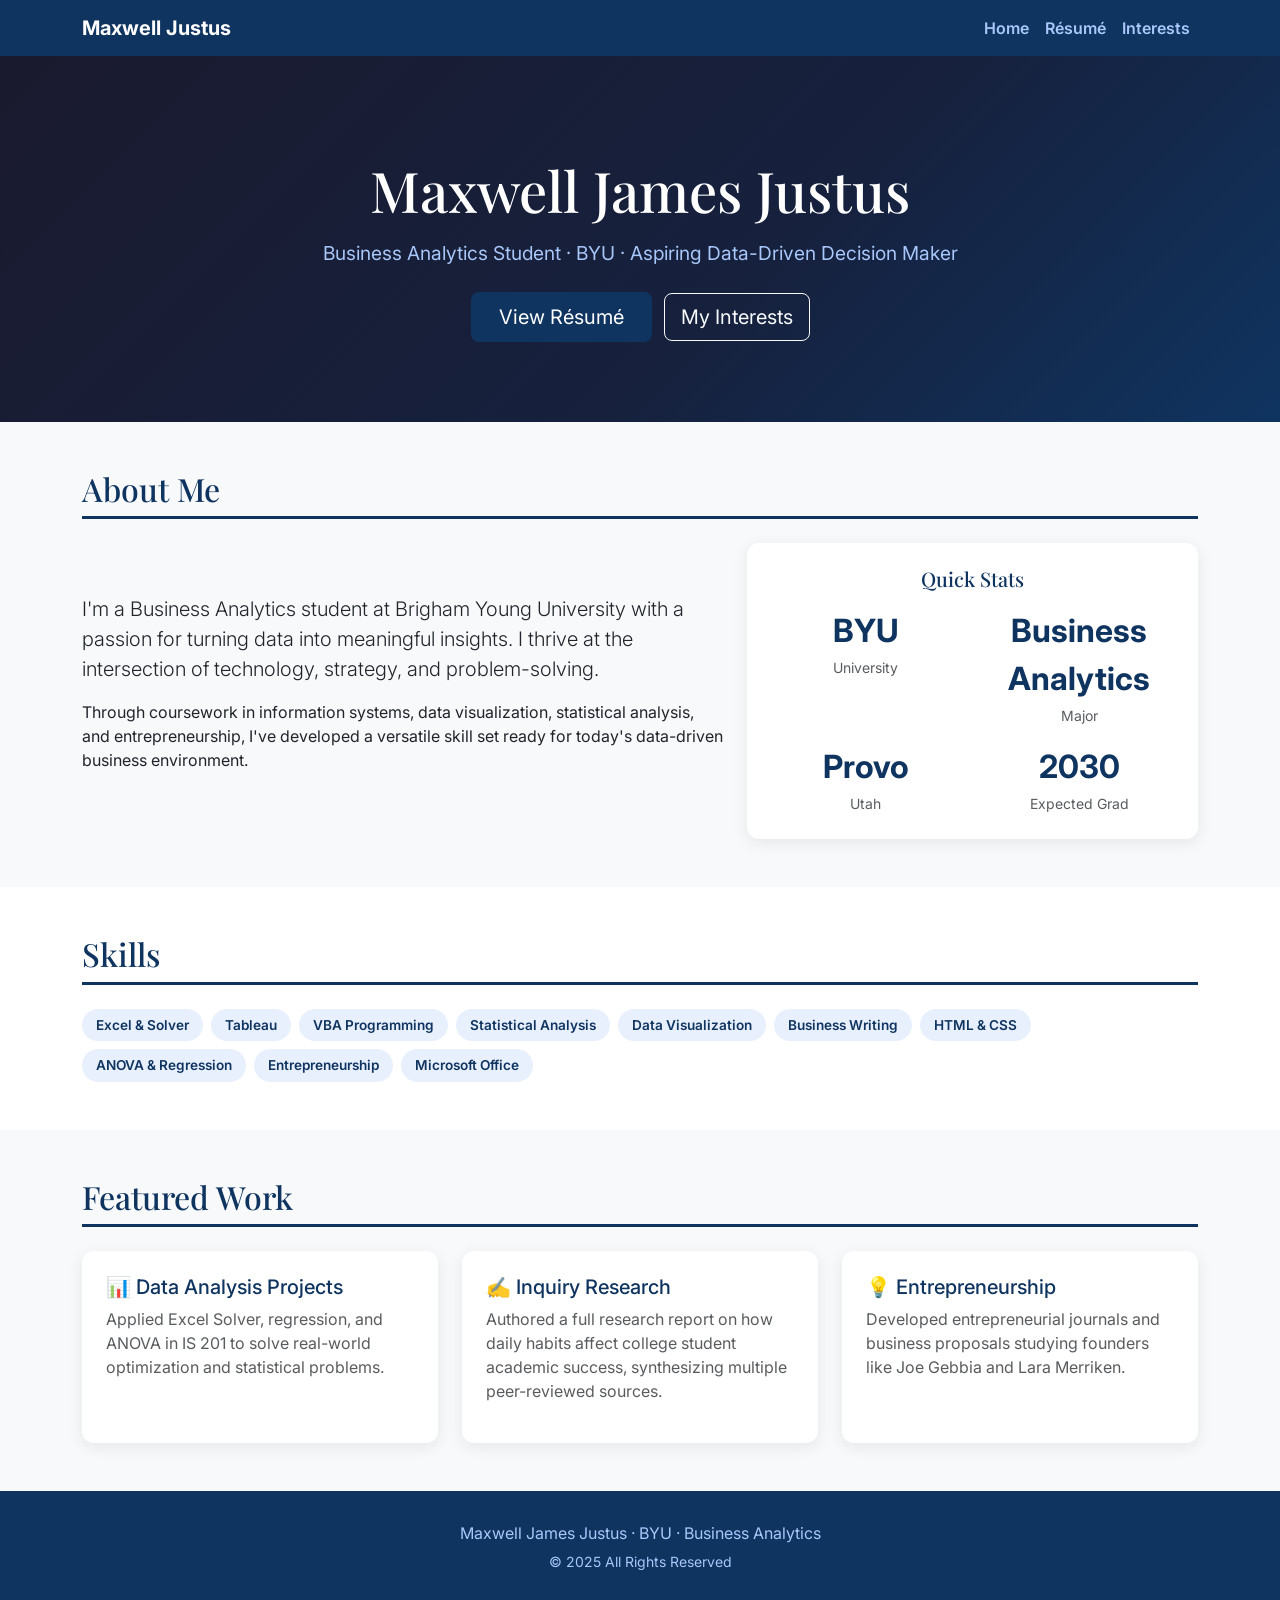
<file: index.html>
<!DOCTYPE html>
<html lang="en">
<head>
  <meta charset="UTF-8" />
  <meta name="viewport" content="width=device-width, initial-scale=1.0"/>
  <title>Maxwell James Justus</title>
  <link href="https://cdn.jsdelivr.net/npm/bootstrap@5.3.0/dist/css/bootstrap.min.css" rel="stylesheet"/>
  <link href="https://fonts.googleapis.com/css2?family=Playfair+Display:wght@700&family=Inter:wght@300;400;600&display=swap" rel="stylesheet"/>
  <style>
    body { font-family: 'Inter', sans-serif; background: #f8f9fa; }
    .hero {
      background: linear-gradient(135deg, #1a1a2e 0%, #16213e 60%, #0f3460 100%);
      color: white;
      padding: 100px 0 80px;
    }
    .hero h1 { font-family: 'Playfair Display', serif; font-size: 3.5rem; }
    .hero p { font-size: 1.2rem; color: #a8c7fa; }
    .nav-link { color: #a8c7fa !important; font-weight: 600; }
    .nav-link:hover { color: white !important; }
    .navbar { background: #0f3460 !important; }
    .section-title { font-family: 'Playfair Display', serif; color: #0f3460; border-bottom: 3px solid #0f3460; padding-bottom: 8px; margin-bottom: 24px; }
    .card { border: none; box-shadow: 0 4px 16px rgba(0,0,0,0.08); border-radius: 12px; transition: transform 0.2s; }
    .card:hover { transform: translateY(-4px); }
    .badge-skill { background: #e8f0fe; color: #0f3460; font-weight: 600; padding: 6px 14px; border-radius: 20px; font-size: 0.85rem; }
    .btn-primary { background: #0f3460; border: none; padding: 10px 28px; border-radius: 8px; }
    .btn-primary:hover { background: #16213e; }
    footer { background: #0f3460; color: #a8c7fa; padding: 30px 0; }
  </style>
</head>
<body>

<nav class="navbar navbar-expand-lg navbar-dark">
  <div class="container">
    <a class="navbar-brand fw-bold" href="index.html">Maxwell Justus</a>
    <button class="navbar-toggler" type="button" data-bs-toggle="collapse" data-bs-target="#navMenu">
      <span class="navbar-toggler-icon"></span>
    </button>
    <div class="collapse navbar-collapse" id="navMenu">
      <ul class="navbar-nav ms-auto">
        <li class="nav-item"><a class="nav-link" href="index.html">Home</a></li>
        <li class="nav-item"><a class="nav-link" href="resume.html">Résumé</a></li>
        <li class="nav-item"><a class="nav-link" href="scratch.html">Interests</a></li>
      </ul>
    </div>
  </div>
</nav>

<section class="hero text-center">
  <div class="container">
    <h1 class="mb-3">Maxwell James Justus</h1>
    <p class="mb-4">Business Analytics Student · BYU · Aspiring Data-Driven Decision Maker</p>
    <a href="resume.html" class="btn btn-primary btn-lg me-2">View Résumé</a>
    <a href="scratch.html" class="btn btn-outline-light btn-lg">My Interests</a>
  </div>
</section>

<section class="py-5">
  <div class="container">
    <h2 class="section-title">About Me</h2>
    <div class="row align-items-center g-4">
      <div class="col-md-7">
        <p class="lead">I'm a Business Analytics student at Brigham Young University with a passion for turning data into meaningful insights. I thrive at the intersection of technology, strategy, and problem-solving.</p>
        <p>Through coursework in information systems, data visualization, statistical analysis, and entrepreneurship, I've developed a versatile skill set ready for today's data-driven business environment.</p>
      </div>
      <div class="col-md-5">
        <div class="card p-4 text-center">
          <h5 class="mb-3" style="color:#0f3460; font-family:'Playfair Display',serif;">Quick Stats</h5>
          <div class="row text-center">
            <div class="col-6 mb-3">
              <div class="fs-2 fw-bold" style="color:#0f3460;">BYU</div>
              <small class="text-muted">University</small>
            </div>
            <div class="col-6 mb-3">
              <div class="fs-2 fw-bold" style="color:#0f3460;">Business Analytics</div>
              <small class="text-muted">Major</small>
            </div>
            <div class="col-6">
              <div class="fs-2 fw-bold" style="color:#0f3460;">Provo</div>
              <small class="text-muted">Utah</small>
            </div>
            <div class="col-6">
              <div class="fs-2 fw-bold" style="color:#0f3460;">2030</div>
              <small class="text-muted">Expected Grad</small>
            </div>
          </div>
        </div>
      </div>
    </div>
  </div>
</section>

<section class="py-5 bg-white">
  <div class="container">
    <h2 class="section-title">Skills</h2>
    <div class="d-flex flex-wrap gap-2">
      <span class="badge-skill">Excel & Solver</span>
      <span class="badge-skill">Tableau</span>
      <span class="badge-skill">VBA Programming</span>
      <span class="badge-skill">Statistical Analysis</span>
      <span class="badge-skill">Data Visualization</span>
      <span class="badge-skill">Business Writing</span>
      <span class="badge-skill">HTML & CSS</span>
      <span class="badge-skill">ANOVA & Regression</span>
      <span class="badge-skill">Entrepreneurship</span>
      <span class="badge-skill">Microsoft Office</span>
    </div>
  </div>
</section>

<section class="py-5">
  <div class="container">
    <h2 class="section-title">Featured Work</h2>
    <div class="row g-4">
      <div class="col-md-4">
        <div class="card p-4 h-100">
          <h5 style="color:#0f3460;">📊 Data Analysis Projects</h5>
          <p class="text-muted">Applied Excel Solver, regression, and ANOVA in IS 201 to solve real-world optimization and statistical problems.</p>
        </div>
      </div>
      <div class="col-md-4">
        <div class="card p-4 h-100">
          <h5 style="color:#0f3460;">✍️ Inquiry Research</h5>
          <p class="text-muted">Authored a full research report on how daily habits affect college student academic success, synthesizing multiple peer-reviewed sources.</p>
        </div>
      </div>
      <div class="col-md-4">
        <div class="card p-4 h-100">
          <h5 style="color:#0f3460;">💡 Entrepreneurship</h5>
          <p class="text-muted">Developed entrepreneurial journals and business proposals studying founders like Joe Gebbia and Lara Merriken.</p>
        </div>
      </div>
    </div>
  </div>
</section>

<footer class="text-center">
  <div class="container">
    <p class="mb-1">Maxwell James Justus · BYU · Business Analytics</p>
    <small>© 2025 All Rights Reserved</small>
  </div>
</footer>

<script src="https://cdn.jsdelivr.net/npm/bootstrap@5.3.0/dist/js/bootstrap.bundle.min.js"></script>
</body>
</html>
</file>
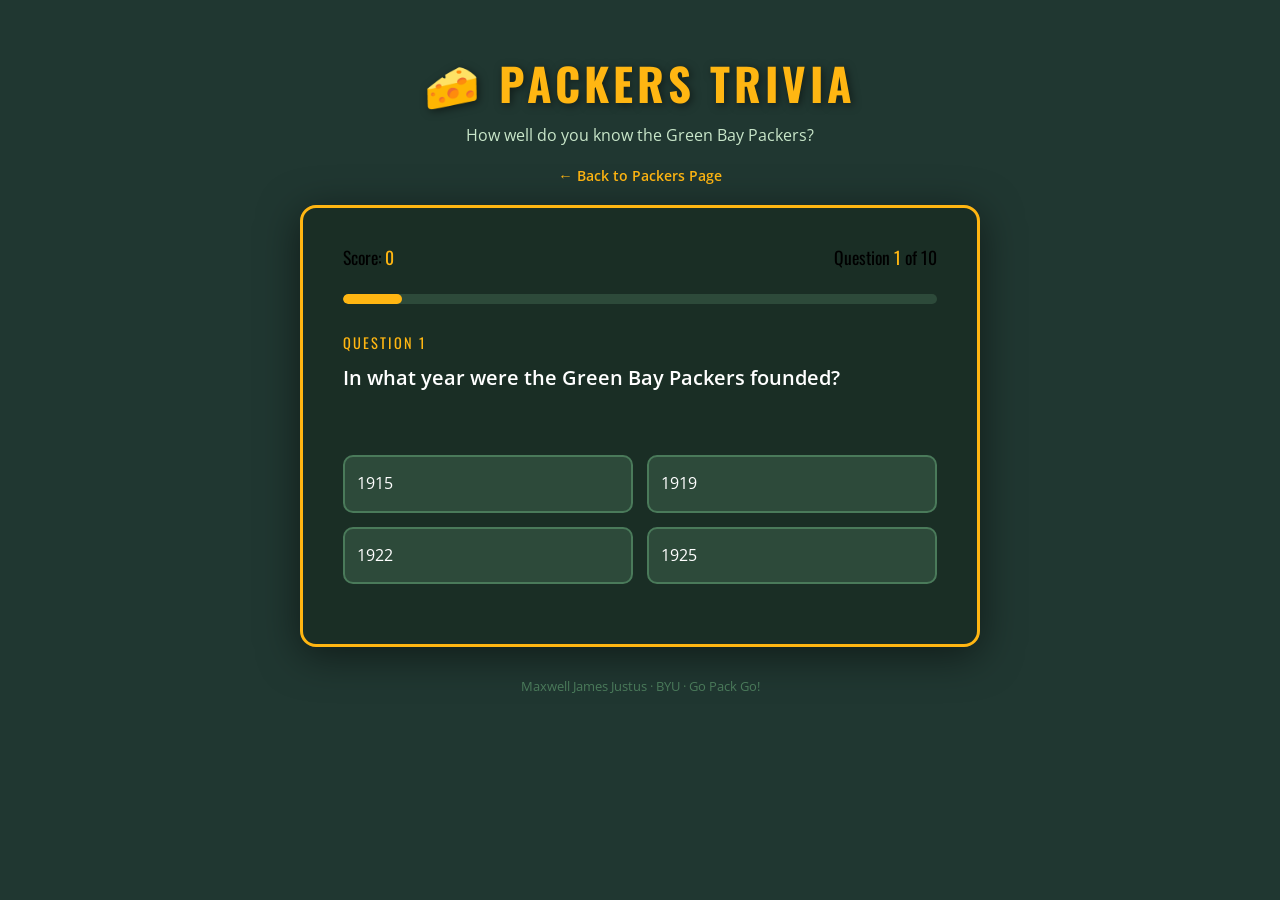
<file: app.html>
<!DOCTYPE html>
<html lang="en">
<head>
  <meta charset="UTF-8"/>
  <meta name="viewport" content="width=device-width, initial-scale=1.0"/>
  <title>Packers Trivia Game</title>
  <style>
    @import url('https://fonts.googleapis.com/css2?family=Oswald:wght@400;700&family=Open+Sans:wght@400;600&display=swap');

    * { box-sizing: border-box; margin: 0; padding: 0; }

    body {
      font-family: 'Open Sans', sans-serif;
      background: #203731;
      min-height: 100vh;
      display: flex;
      flex-direction: column;
      align-items: center;
      padding: 20px;
    }

    header {
      text-align: center;
      padding: 30px 20px 10px;
      width: 100%;
    }

    header h1 {
      font-family: 'Oswald', sans-serif;
      font-size: 2.8rem;
      color: #FFB612;
      letter-spacing: 4px;
      text-shadow: 2px 2px 8px rgba(0,0,0,0.5);
    }

    header p {
      color: #c8e6c9;
      margin-top: 8px;
      font-size: 1rem;
    }

    #back-link {
      display: inline-block;
      margin: 10px 0 20px;
      color: #FFB612;
      text-decoration: none;
      font-size: 0.9rem;
      font-weight: 600;
    }
    #back-link:hover { text-decoration: underline; }

    #game-container {
      background: #1a2e25;
      border: 3px solid #FFB612;
      border-radius: 16px;
      padding: 36px 40px;
      max-width: 680px;
      width: 100%;
      box-shadow: 0 8px 40px rgba(0,0,0,0.5);
    }

    #score-bar {
      display: flex;
      justify-content: space-between;
      margin-bottom: 24px;
      font-family: 'Oswald', sans-serif;
      font-size: 1.1rem;
    }

    #score-bar span { color: #FFB612; }

    #progress-track {
      width: 100%;
      background: #2d4a3a;
      border-radius: 10px;
      height: 10px;
      margin-bottom: 28px;
      overflow: hidden;
    }

    #progress-fill {
      height: 100%;
      background: #FFB612;
      border-radius: 10px;
      transition: width 0.4s ease;
    }

    #question-number {
      font-family: 'Oswald', sans-serif;
      color: #FFB612;
      font-size: 0.9rem;
      letter-spacing: 2px;
      text-transform: uppercase;
      margin-bottom: 10px;
    }

    #question-text {
      font-size: 1.25rem;
      color: #ffffff;
      font-weight: 600;
      line-height: 1.5;
      margin-bottom: 28px;
      min-height: 64px;
    }

    #options-grid {
      display: grid;
      grid-template-columns: 1fr 1fr;
      gap: 14px;
      margin-bottom: 24px;
    }

    .option-btn {
      background: #2d4a3a;
      border: 2px solid #4a7a5a;
      color: #ffffff;
      border-radius: 10px;
      padding: 16px 12px;
      font-size: 0.97rem;
      font-family: 'Open Sans', sans-serif;
      cursor: pointer;
      text-align: left;
      transition: all 0.2s;
      line-height: 1.4;
    }

    .option-btn:hover:not(:disabled) {
      background: #3a5e4a;
      border-color: #FFB612;
      color: #FFB612;
      transform: translateY(-2px);
    }

    .option-btn.correct {
      background: #1b5e20;
      border-color: #4caf50;
      color: #ffffff;
      transform: none;
    }

    .option-btn.wrong {
      background: #7f0000;
      border-color: #f44336;
      color: #ffffff;
      transform: none;
    }

    .option-btn:disabled { cursor: not-allowed; opacity: 0.85; }

    #feedback-box {
      min-height: 48px;
      border-radius: 8px;
      padding: 12px 16px;
      font-size: 0.95rem;
      font-weight: 600;
      display: none;
      margin-bottom: 20px;
    }

    #feedback-box.correct {
      background: rgba(76,175,80,0.15);
      border: 1px solid #4caf50;
      color: #a5d6a7;
      display: block;
    }

    #feedback-box.wrong {
      background: rgba(244,67,54,0.15);
      border: 1px solid #f44336;
      color: #ef9a9a;
      display: block;
    }

    #next-btn {
      width: 100%;
      background: #FFB612;
      color: #203731;
      border: none;
      border-radius: 10px;
      padding: 14px;
      font-family: 'Oswald', sans-serif;
      font-size: 1.2rem;
      letter-spacing: 2px;
      cursor: pointer;
      display: none;
      transition: background 0.2s, transform 0.1s;
    }

    #next-btn:hover { background: #ffc93c; transform: translateY(-2px); }

    /* Results screen */
    #results-screen {
      text-align: center;
      display: none;
    }

    #results-screen .trophy { font-size: 5rem; margin-bottom: 16px; }

    #results-screen h2 {
      font-family: 'Oswald', sans-serif;
      font-size: 2rem;
      color: #FFB612;
      margin-bottom: 10px;
    }

    #results-screen .final-score {
      font-size: 3.5rem;
      font-family: 'Oswald', sans-serif;
      color: #ffffff;
      margin: 16px 0;
    }

    #results-screen .grade-label {
      color: #c8e6c9;
      font-size: 1.1rem;
      margin-bottom: 28px;
    }

    #restart-btn {
      background: #FFB612;
      color: #203731;
      border: none;
      border-radius: 10px;
      padding: 14px 40px;
      font-family: 'Oswald', sans-serif;
      font-size: 1.2rem;
      letter-spacing: 2px;
      cursor: pointer;
      transition: background 0.2s;
    }

    #restart-btn:hover { background: #ffc93c; }

    footer {
      margin-top: 30px;
      color: #4a7a5a;
      font-size: 0.8rem;
    }

    @media (max-width: 500px) {
      #options-grid { grid-template-columns: 1fr; }
      #game-container { padding: 24px 20px; }
      header h1 { font-size: 2rem; }
    }
  </style>
</head>
<body>

<header>
  <h1>🧀 PACKERS TRIVIA</h1>
  <p>How well do you know the Green Bay Packers?</p>
</header>

<a href="scratch.html" id="back-link">← Back to Packers Page</a>

<div id="game-container">

  <!-- GAME SCREEN -->
  <div id="game-screen">
    <div id="score-bar">
      <div>Score: <span id="score-display">0</span></div>
      <div>Question <span id="q-counter">1</span> of 10</div>
    </div>

    <div id="progress-track">
      <div id="progress-fill" style="width:10%"></div>
    </div>

    <div id="question-number">QUESTION 1</div>
    <div id="question-text">Loading...</div>

    <div id="options-grid">
      <button class="option-btn" id="opt0" onclick="selectAnswer(0)"></button>
      <button class="option-btn" id="opt1" onclick="selectAnswer(1)"></button>
      <button class="option-btn" id="opt2" onclick="selectAnswer(2)"></button>
      <button class="option-btn" id="opt3" onclick="selectAnswer(3)"></button>
    </div>

    <div id="feedback-box"></div>
    <button id="next-btn" onclick="nextQuestion()">NEXT QUESTION →</button>
  </div>

  <!-- RESULTS SCREEN -->
  <div id="results-screen">
    <div class="trophy" id="trophy-emoji">🏆</div>
    <h2 id="result-title">Quiz Complete!</h2>
    <div class="final-score" id="final-score-display">0/10</div>
    <div class="grade-label" id="grade-label"></div>
    <button id="restart-btn" onclick="restartGame()">PLAY AGAIN</button>
  </div>

</div>

<footer>Maxwell James Justus · BYU · Go Pack Go!</footer>

<script>
  const questions = [
    {
      q: "In what year were the Green Bay Packers founded?",
      options: ["1915", "1919", "1922", "1925"],
      answer: 1,
      fact: "The Packers were founded on August 11, 1919 by Curly Lambeau and George Calhoun."
    },
    {
      q: "Who was the legendary coach who led the Packers to the first two Super Bowl wins?",
      options: ["Mike Holmgren", "Curly Lambeau", "Vince Lombardi", "Mike McCarthy"],
      answer: 2,
      fact: "Vince Lombardi coached the Packers from 1959–1967 and the Super Bowl trophy is named after him!"
    },
    {
      q: "How many Super Bowls have the Green Bay Packers won?",
      options: ["3", "4", "5", "6"],
      answer: 1,
      fact: "The Packers have won 4 Super Bowls: I, II, XXXI, and XLV."
    },
    {
      q: "What is the name of the Packers' home stadium?",
      options: ["Arrowhead Stadium", "Soldier Field", "Lambeau Field", "US Bank Stadium"],
      answer: 2,
      fact: "Lambeau Field, named after founder Curly Lambeau, is one of the most iconic venues in sports."
    },
    {
      q: "Aaron Rodgers won how many NFL MVP awards as a Packer?",
      options: ["2", "3", "4", "5"],
      answer: 2,
      fact: "Rodgers won 4 NFL MVP awards (2011, 2014, 2020, 2021) — all while with Green Bay."
    },
    {
      q: "What infamous cold-weather game was played at Lambeau Field in 1967?",
      options: ["The Tundra Bowl", "The Ice Bowl", "The Frozen Classic", "The Snow Game"],
      answer: 1,
      fact: "The Ice Bowl was played on December 31, 1967 at -13°F. Bart Starr scored the winning TD with 13 seconds left."
    },
    {
      q: "The Packers are the only NFL team owned by whom?",
      options: ["The city of Green Bay", "A single billionaire", "The community (public shareholders)", "The state of Wisconsin"],
      answer: 2,
      fact: "The Packers are the only community-owned franchise in major American professional sports!"
    },
    {
      q: "Brett Favre won how many consecutive MVP awards from 1995–1997?",
      options: ["2", "3", "4", "1"],
      answer: 1,
      fact: "Favre won 3 consecutive NFL MVPs (1995, 1996, 1997) — a record that stood for decades."
    },
    {
      q: "What are the official team colors of the Green Bay Packers?",
      options: ["Blue and Gold", "Green and White", "Green and Gold", "Dark Green and Yellow"],
      answer: 2,
      fact: "Green and Gold! The specific shades are Dark Forest Green and Metallic Gold."
    },
    {
      q: "Who replaced Aaron Rodgers as the Packers' starting quarterback in 2023?",
      options: ["Malik Willis", "Sean Clifford", "Jordan Love", "Danny Etling"],
      answer: 2,
      fact: "Jordan Love took over as the starter in 2023 after Rodgers was traded to the New York Jets."
    }
  ];

  let currentQ = 0;
  let score = 0;
  let answered = false;

  function loadQuestion() {
    const q = questions[currentQ];
    answered = false;

    document.getElementById('question-number').textContent = `QUESTION ${currentQ + 1}`;
    document.getElementById('question-text').textContent = q.q;
    document.getElementById('q-counter').textContent = currentQ + 1;
    document.getElementById('progress-fill').style.width = `${((currentQ + 1) / questions.length) * 100}%`;

    const feedback = document.getElementById('feedback-box');
    feedback.className = '';
    feedback.style.display = 'none';
    document.getElementById('next-btn').style.display = 'none';

    for (let i = 0; i < 4; i++) {
      const btn = document.getElementById(`opt${i}`);
      btn.textContent = q.options[i];
      btn.className = 'option-btn';
      btn.disabled = false;
    }
  }

  function selectAnswer(index) {
    if (answered) return;
    answered = true;

    const q = questions[currentQ];
    const feedback = document.getElementById('feedback-box');

    for (let i = 0; i < 4; i++) {
      document.getElementById(`opt${i}`).disabled = true;
    }

    if (index === q.answer) {
      score++;
      document.getElementById(`opt${index}`).classList.add('correct');
      feedback.textContent = `✅ Correct! ${q.fact}`;
      feedback.className = 'correct';
      document.getElementById('score-display').textContent = score;
    } else {
      document.getElementById(`opt${index}`).classList.add('wrong');
      document.getElementById(`opt${q.answer}`).classList.add('correct');
      feedback.textContent = `❌ Not quite! ${q.fact}`;
      feedback.className = 'wrong';
    }

    const nextBtn = document.getElementById('next-btn');
    nextBtn.style.display = 'block';
    if (currentQ === questions.length - 1) {
      nextBtn.textContent = 'SEE RESULTS 🏆';
    } else {
      nextBtn.textContent = 'NEXT QUESTION →';
    }
  }

  function nextQuestion() {
    currentQ++;
    if (currentQ >= questions.length) {
      showResults();
    } else {
      loadQuestion();
    }
  }

  function showResults() {
    document.getElementById('game-screen').style.display = 'none';
    const results = document.getElementById('results-screen');
    results.style.display = 'block';

    const pct = score / questions.length;
    let trophy, title, grade;

    if (pct === 1) {
      trophy = '🏆'; title = 'Packers Legend!'; grade = 'Perfect score! Lombardi himself would be proud.';
    } else if (pct >= 0.8) {
      trophy = '🧀'; title = 'True Cheesehead!'; grade = 'Excellent! You really know your Packers.';
    } else if (pct >= 0.6) {
      trophy = '🏈'; title = 'Solid Packer Fan!'; grade = 'Good work! Brush up on your history.';
    } else if (pct >= 0.4) {
      trophy = '😬'; title = 'Room to Grow!'; grade = 'Not bad, but a real Packer fan can do better!';
    } else {
      trophy = '🤔'; title = 'Are You a Bears Fan?!'; grade = 'Time to study up on the greatest team in the NFL!';
    }

    document.getElementById('trophy-emoji').textContent = trophy;
    document.getElementById('result-title').textContent = title;
    document.getElementById('final-score-display').textContent = `${score}/10`;
    document.getElementById('grade-label').textContent = grade;
  }

  function restartGame() {
    currentQ = 0;
    score = 0;
    document.getElementById('score-display').textContent = 0;
    document.getElementById('results-screen').style.display = 'none';
    document.getElementById('game-screen').style.display = 'block';
    loadQuestion();
  }

  // Start game
  loadQuestion();
</script>

</body>
</html>
</file>
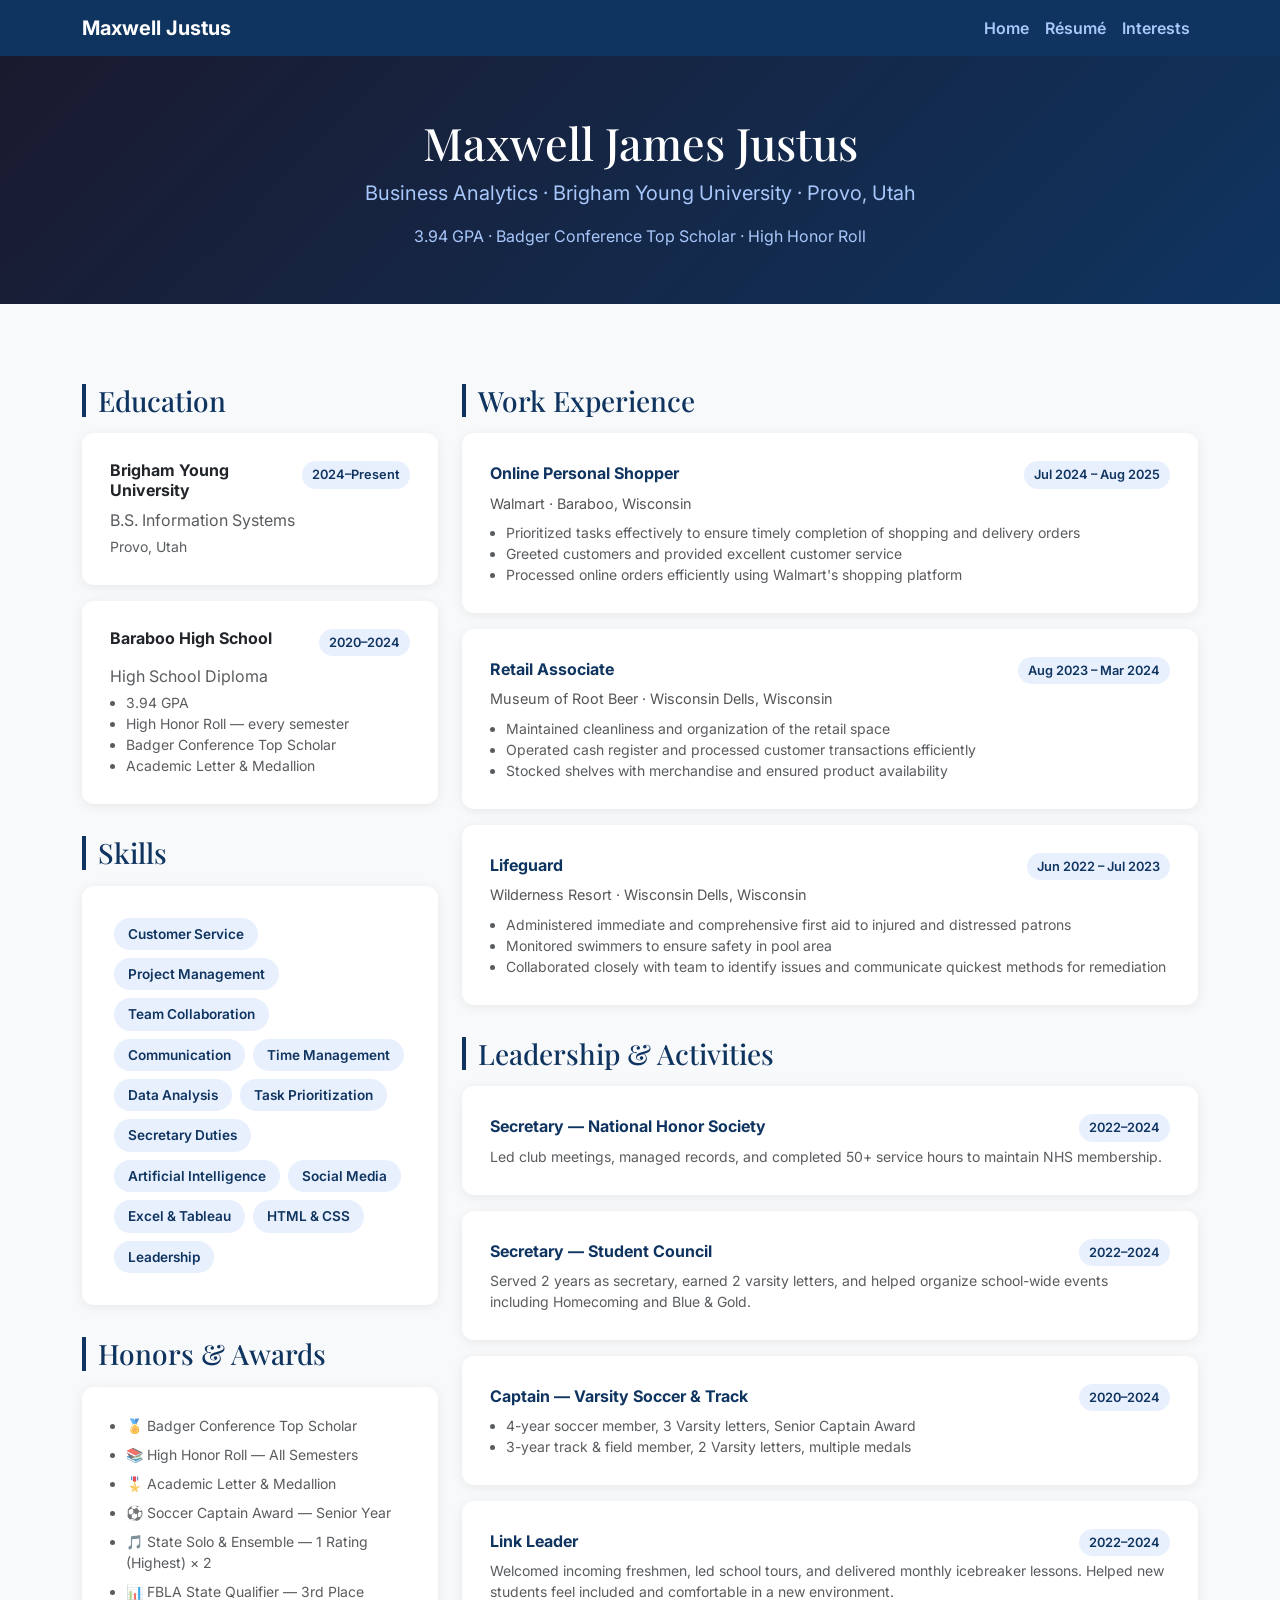
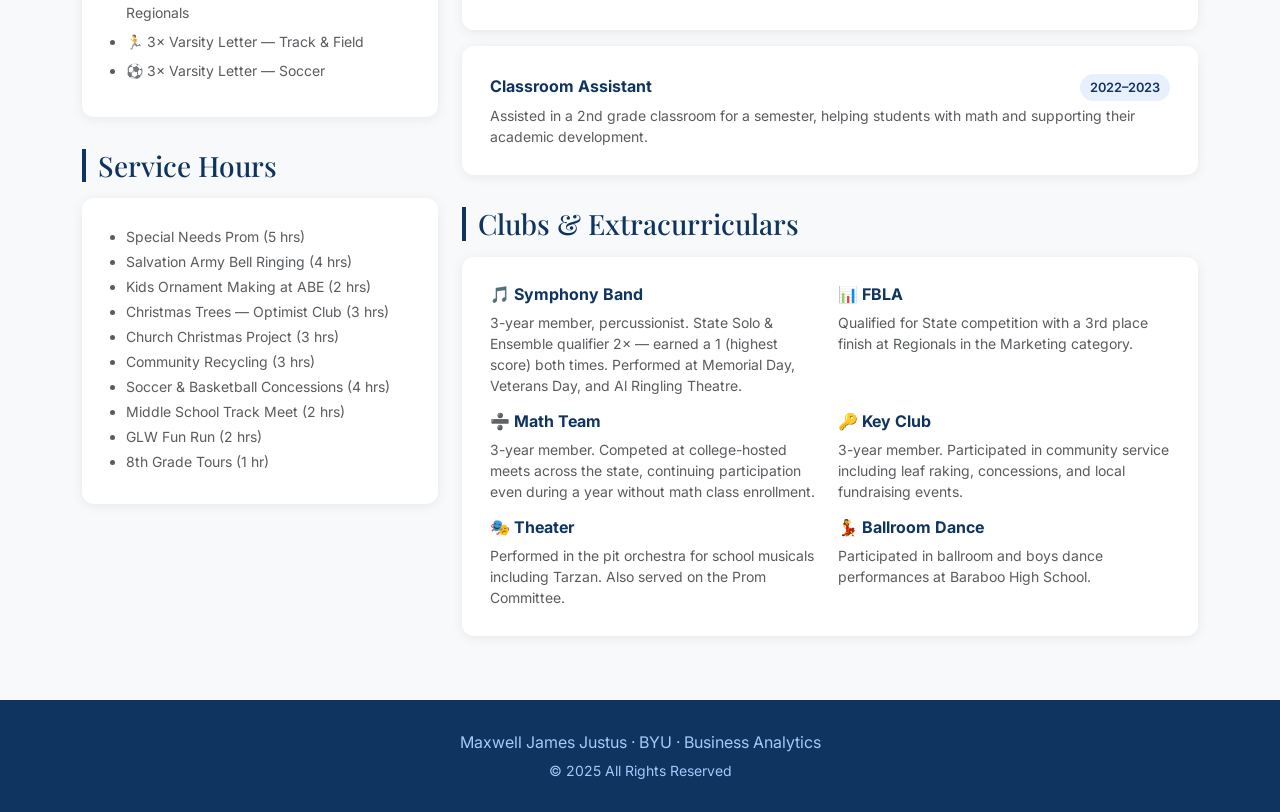
<file: resume.html>
<!DOCTYPE html>
<html lang="en">
<head>
  <meta charset="UTF-8" />
  <meta name="viewport" content="width=device-width, initial-scale=1.0"/>
  <title>Résumé – Maxwell James Justus</title>
  <link href="https://cdn.jsdelivr.net/npm/bootstrap@5.3.0/dist/css/bootstrap.min.css" rel="stylesheet"/>
  <link href="https://fonts.googleapis.com/css2?family=Playfair+Display:wght@700&family=Inter:wght@300;400;600&display=swap" rel="stylesheet"/>
  <style>
    body { font-family: 'Inter', sans-serif; background: #f8f9fa; }
    .navbar { background: #0f3460 !important; }
    .nav-link { color: #a8c7fa !important; font-weight: 600; }
    .nav-link:hover { color: white !important; }
    .resume-header { background: linear-gradient(135deg, #1a1a2e, #0f3460); color: white; padding: 60px 0 40px; }
    .resume-header h1 { font-family: 'Playfair Display', serif; font-size: 2.8rem; }
    .section-title { font-family: 'Playfair Display', serif; color: #0f3460; border-left: 4px solid #0f3460; padding-left: 12px; margin: 32px 0 16px; }
    .resume-card { background: white; border-radius: 12px; padding: 28px; box-shadow: 0 2px 12px rgba(0,0,0,0.07); margin-bottom: 16px; }
    .date-badge { background: #e8f0fe; color: #0f3460; font-size: 0.8rem; font-weight: 600; padding: 4px 10px; border-radius: 20px; white-space: nowrap; }
    .skill-tag { background: #e8f0fe; color: #0f3460; font-weight: 600; padding: 6px 14px; border-radius: 20px; font-size: 0.85rem; display: inline-block; margin: 4px; }
    .progress { height: 8px; border-radius: 10px; }
    .progress-bar { background: #0f3460; }
    footer { background: #0f3460; color: #a8c7fa; padding: 30px 0; }
    .job-title { font-weight: 700; color: #0f3460; margin-bottom: 2px; }
    .job-company { color: #555; font-size: 0.9rem; margin-bottom: 8px; }
  </style>
</head>
<body>

<nav class="navbar navbar-expand-lg navbar-dark">
  <div class="container">
    <a class="navbar-brand fw-bold" href="index.html">Maxwell Justus</a>
    <button class="navbar-toggler" type="button" data-bs-toggle="collapse" data-bs-target="#navMenu">
      <span class="navbar-toggler-icon"></span>
    </button>
    <div class="collapse navbar-collapse" id="navMenu">
      <ul class="navbar-nav ms-auto">
        <li class="nav-item"><a class="nav-link" href="index.html">Home</a></li>
        <li class="nav-item"><a class="nav-link" href="resume.html">Résumé</a></li>
        <li class="nav-item"><a class="nav-link" href="scratch.html">Interests</a></li>
      </ul>
    </div>
  </div>
</nav>

<div class="resume-header text-center">
  <div class="container">
    <h1>Maxwell James Justus</h1>
    <p class="fs-5" style="color:#a8c7fa;">Business Analytics · Brigham Young University · Provo, Utah</p>
    <p style="color:#a8c7fa;">3.94 GPA · Badger Conference Top Scholar · High Honor Roll</p>
  </div>
</div>

<div class="container py-5">
  <div class="row">

    <!-- LEFT COLUMN -->
    <div class="col-lg-4">

      <h3 class="section-title">Education</h3>
      <div class="resume-card">
        <div class="d-flex justify-content-between align-items-start mb-2">
          <h6 class="mb-0 fw-bold">Brigham Young University</h6>
          <span class="date-badge">2024–Present</span>
        </div>
        <p class="text-muted mb-1">B.S. Information Systems</p>
        <p class="text-muted small mb-0">Provo, Utah</p>
      </div>

      <div class="resume-card">
        <div class="d-flex justify-content-between align-items-start mb-2">
          <h6 class="mb-0 fw-bold">Baraboo High School</h6>
          <span class="date-badge">2020–2024</span>
        </div>
        <p class="text-muted mb-1">High School Diploma</p>
        <ul class="text-muted small ps-3 mb-0">
          <li>3.94 GPA</li>
          <li>High Honor Roll — every semester</li>
          <li>Badger Conference Top Scholar</li>
          <li>Academic Letter & Medallion</li>
        </ul>
      </div>

      <h3 class="section-title">Skills</h3>
      <div class="resume-card">
        <div class="d-flex flex-wrap">
          <span class="skill-tag">Customer Service</span>
          <span class="skill-tag">Project Management</span>
          <span class="skill-tag">Team Collaboration</span>
          <span class="skill-tag">Communication</span>
          <span class="skill-tag">Time Management</span>
          <span class="skill-tag">Data Analysis</span>
          <span class="skill-tag">Task Prioritization</span>
          <span class="skill-tag">Secretary Duties</span>
          <span class="skill-tag">Artificial Intelligence</span>
          <span class="skill-tag">Social Media</span>
          <span class="skill-tag">Excel & Tableau</span>
          <span class="skill-tag">HTML & CSS</span>
          <span class="skill-tag">Leadership</span>
        </div>
      </div>

      <h3 class="section-title">Honors & Awards</h3>
      <div class="resume-card">
        <ul class="text-muted small ps-3 mb-0">
          <li class="mb-2">🏅 Badger Conference Top Scholar</li>
          <li class="mb-2">📚 High Honor Roll — All Semesters</li>
          <li class="mb-2">🎖️ Academic Letter & Medallion</li>
          <li class="mb-2">⚽ Soccer Captain Award — Senior Year</li>
          <li class="mb-2">🎵 State Solo & Ensemble — 1 Rating (Highest) × 2</li>
          <li class="mb-2">📊 FBLA State Qualifier — 3rd Place Regionals</li>
          <li class="mb-2">🏃 3× Varsity Letter — Track & Field</li>
          <li class="mb-2">⚽ 3× Varsity Letter — Soccer</li>
        </ul>
      </div>

      <h3 class="section-title">Service Hours</h3>
      <div class="resume-card">
        <ul class="text-muted small ps-3 mb-0">
          <li class="mb-1">Special Needs Prom (5 hrs)</li>
          <li class="mb-1">Salvation Army Bell Ringing (4 hrs)</li>
          <li class="mb-1">Kids Ornament Making at ABE (2 hrs)</li>
          <li class="mb-1">Christmas Trees — Optimist Club (3 hrs)</li>
          <li class="mb-1">Church Christmas Project (3 hrs)</li>
          <li class="mb-1">Community Recycling (3 hrs)</li>
          <li class="mb-1">Soccer & Basketball Concessions (4 hrs)</li>
          <li class="mb-1">Middle School Track Meet (2 hrs)</li>
          <li class="mb-1">GLW Fun Run (2 hrs)</li>
          <li class="mb-1">8th Grade Tours (1 hr)</li>
        </ul>
      </div>

    </div>

    <!-- RIGHT COLUMN -->
    <div class="col-lg-8">

      <h3 class="section-title">Work Experience</h3>

      <div class="resume-card">
        <div class="d-flex justify-content-between align-items-start mb-1">
          <div class="job-title">Online Personal Shopper</div>
          <span class="date-badge">Jul 2024 – Aug 2025</span>
        </div>
        <div class="job-company">Walmart · Baraboo, Wisconsin</div>
        <ul class="text-muted small ps-3 mb-0">
          <li>Prioritized tasks effectively to ensure timely completion of shopping and delivery orders</li>
          <li>Greeted customers and provided excellent customer service</li>
          <li>Processed online orders efficiently using Walmart's shopping platform</li>
        </ul>
      </div>

      <div class="resume-card">
        <div class="d-flex justify-content-between align-items-start mb-1">
          <div class="job-title">Retail Associate</div>
          <span class="date-badge">Aug 2023 – Mar 2024</span>
        </div>
        <div class="job-company">Museum of Root Beer · Wisconsin Dells, Wisconsin</div>
        <ul class="text-muted small ps-3 mb-0">
          <li>Maintained cleanliness and organization of the retail space</li>
          <li>Operated cash register and processed customer transactions efficiently</li>
          <li>Stocked shelves with merchandise and ensured product availability</li>
        </ul>
      </div>

      <div class="resume-card">
        <div class="d-flex justify-content-between align-items-start mb-1">
          <div class="job-title">Lifeguard</div>
          <span class="date-badge">Jun 2022 – Jul 2023</span>
        </div>
        <div class="job-company">Wilderness Resort · Wisconsin Dells, Wisconsin</div>
        <ul class="text-muted small ps-3 mb-0">
          <li>Administered immediate and comprehensive first aid to injured and distressed patrons</li>
          <li>Monitored swimmers to ensure safety in pool area</li>
          <li>Collaborated closely with team to identify issues and communicate quickest methods for remediation</li>
        </ul>
      </div>

      <h3 class="section-title">Leadership & Activities</h3>

      <div class="resume-card">
        <div class="d-flex justify-content-between align-items-start mb-1">
          <div class="job-title">Secretary — National Honor Society</div>
          <span class="date-badge">2022–2024</span>
        </div>
        <p class="text-muted small mb-0">Led club meetings, managed records, and completed 50+ service hours to maintain NHS membership.</p>
      </div>

      <div class="resume-card">
        <div class="d-flex justify-content-between align-items-start mb-1">
          <div class="job-title">Secretary — Student Council</div>
          <span class="date-badge">2022–2024</span>
        </div>
        <p class="text-muted small mb-0">Served 2 years as secretary, earned 2 varsity letters, and helped organize school-wide events including Homecoming and Blue & Gold.</p>
      </div>

      <div class="resume-card">
        <div class="d-flex justify-content-between align-items-start mb-1">
          <div class="job-title">Captain — Varsity Soccer & Track</div>
          <span class="date-badge">2020–2024</span>
        </div>
        <ul class="text-muted small ps-3 mb-0">
          <li>4-year soccer member, 3 Varsity letters, Senior Captain Award</li>
          <li>3-year track & field member, 2 Varsity letters, multiple medals</li>
        </ul>
      </div>

      <div class="resume-card">
        <div class="d-flex justify-content-between align-items-start mb-1">
          <div class="job-title">Link Leader</div>
          <span class="date-badge">2022–2024</span>
        </div>
        <p class="text-muted small mb-0">Welcomed incoming freshmen, led school tours, and delivered monthly icebreaker lessons. Helped new students feel included and comfortable in a new environment.</p>
      </div>

      <div class="resume-card">
        <div class="d-flex justify-content-between align-items-start mb-1">
          <div class="job-title">Classroom Assistant</div>
          <span class="date-badge">2022–2023</span>
        </div>
        <p class="text-muted small mb-0">Assisted in a 2nd grade classroom for a semester, helping students with math and supporting their academic development.</p>
      </div>

      <h3 class="section-title">Clubs & Extracurriculars</h3>
      <div class="resume-card">
        <div class="row g-3">
          <div class="col-md-6">
            <h6 class="fw-bold" style="color:#0f3460;">🎵 Symphony Band</h6>
            <p class="text-muted small mb-0">3-year member, percussionist. State Solo & Ensemble qualifier 2× — earned a 1 (highest score) both times. Performed at Memorial Day, Veterans Day, and Al Ringling Theatre.</p>
          </div>
          <div class="col-md-6">
            <h6 class="fw-bold" style="color:#0f3460;">📊 FBLA</h6>
            <p class="text-muted small mb-0">Qualified for State competition with a 3rd place finish at Regionals in the Marketing category.</p>
          </div>
          <div class="col-md-6">
            <h6 class="fw-bold" style="color:#0f3460;">➗ Math Team</h6>
            <p class="text-muted small mb-0">3-year member. Competed at college-hosted meets across the state, continuing participation even during a year without math class enrollment.</p>
          </div>
          <div class="col-md-6">
            <h6 class="fw-bold" style="color:#0f3460;">🔑 Key Club</h6>
            <p class="text-muted small mb-0">3-year member. Participated in community service including leaf raking, concessions, and local fundraising events.</p>
          </div>
          <div class="col-md-6">
            <h6 class="fw-bold" style="color:#0f3460;">🎭 Theater</h6>
            <p class="text-muted small mb-0">Performed in the pit orchestra for school musicals including Tarzan. Also served on the Prom Committee.</p>
          </div>
          <div class="col-md-6">
            <h6 class="fw-bold" style="color:#0f3460;">💃 Ballroom Dance</h6>
            <p class="text-muted small mb-0">Participated in ballroom and boys dance performances at Baraboo High School.</p>
          </div>
        </div>
      </div>

    </div>
  </div>
</div>

<footer class="text-center">
  <div class="container">
    <p class="mb-1">Maxwell James Justus · BYU · Business Analytics</p>
    <small>© 2025 All Rights Reserved</small>
  </div>
</footer>

<script src="https://cdn.jsdelivr.net/npm/bootstrap@5.3.0/dist/js/bootstrap.bundle.min.js"></script>
</body>
</html>
</file>
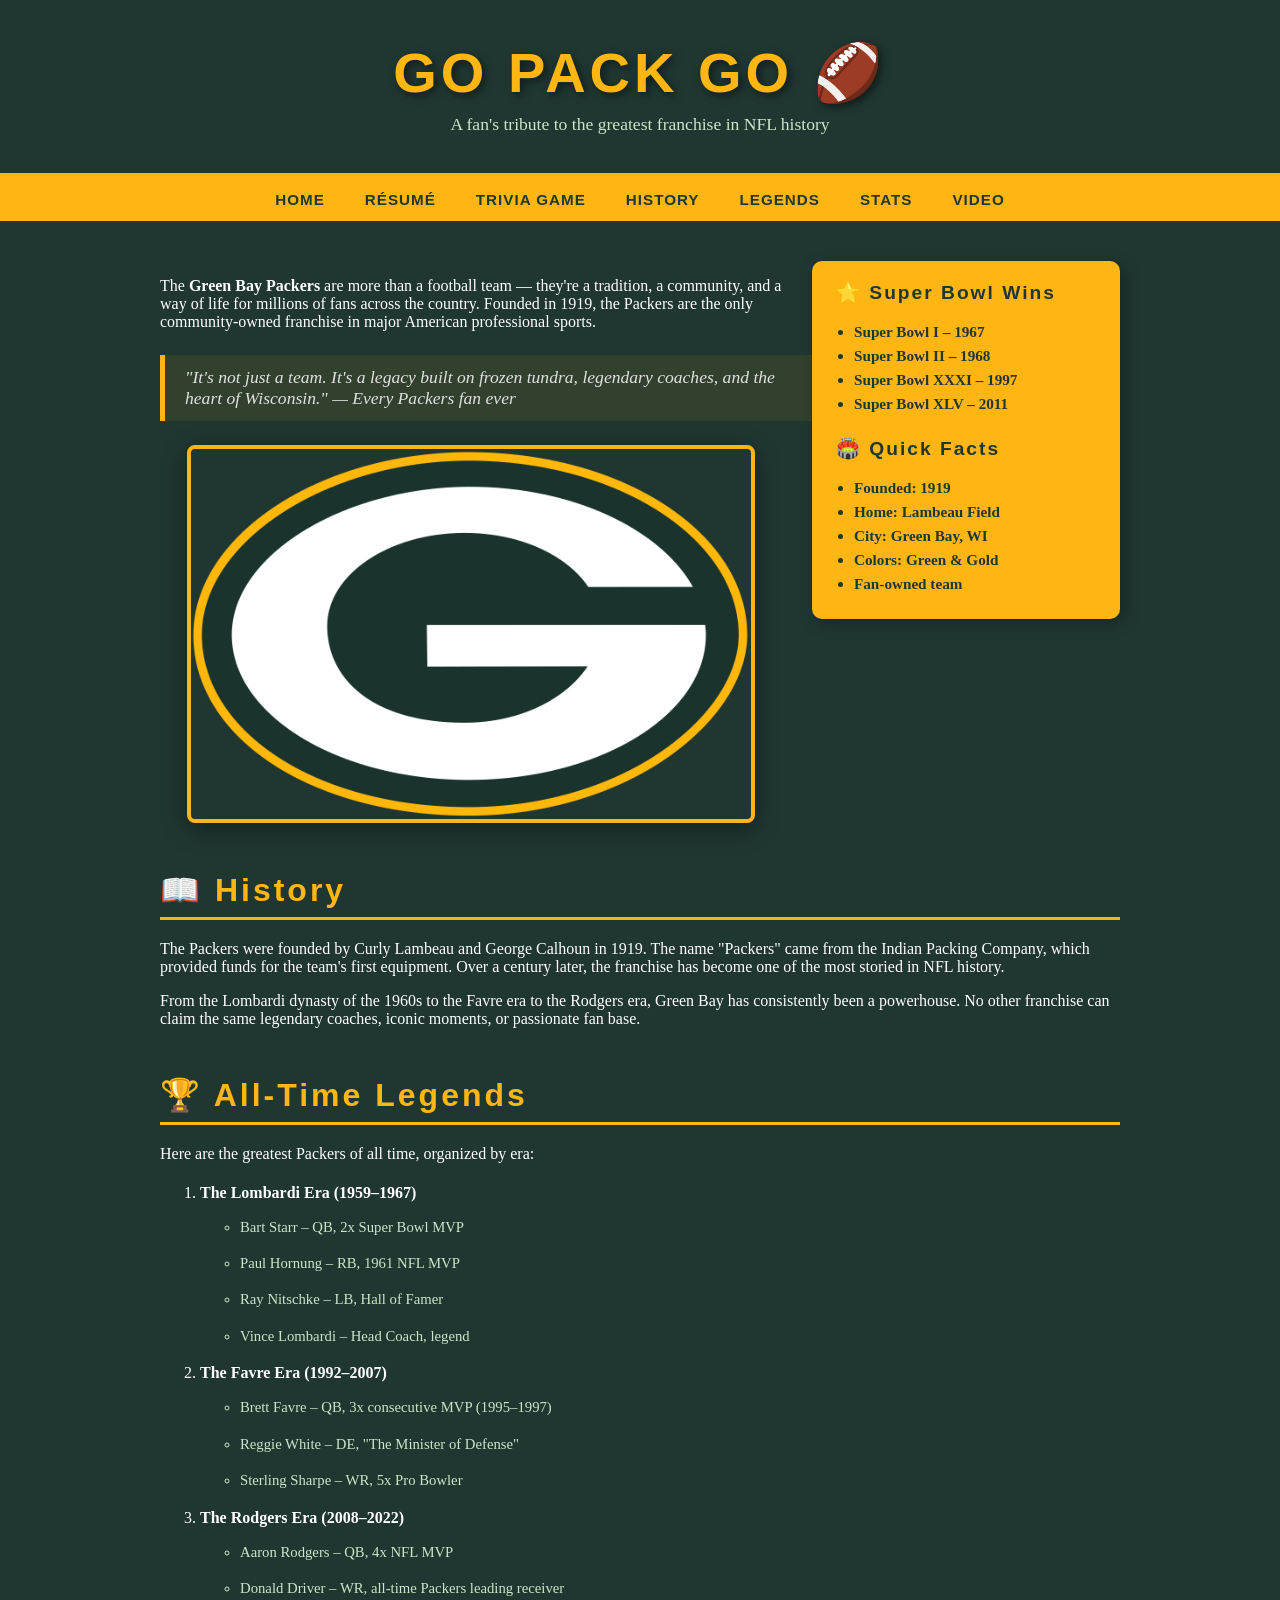
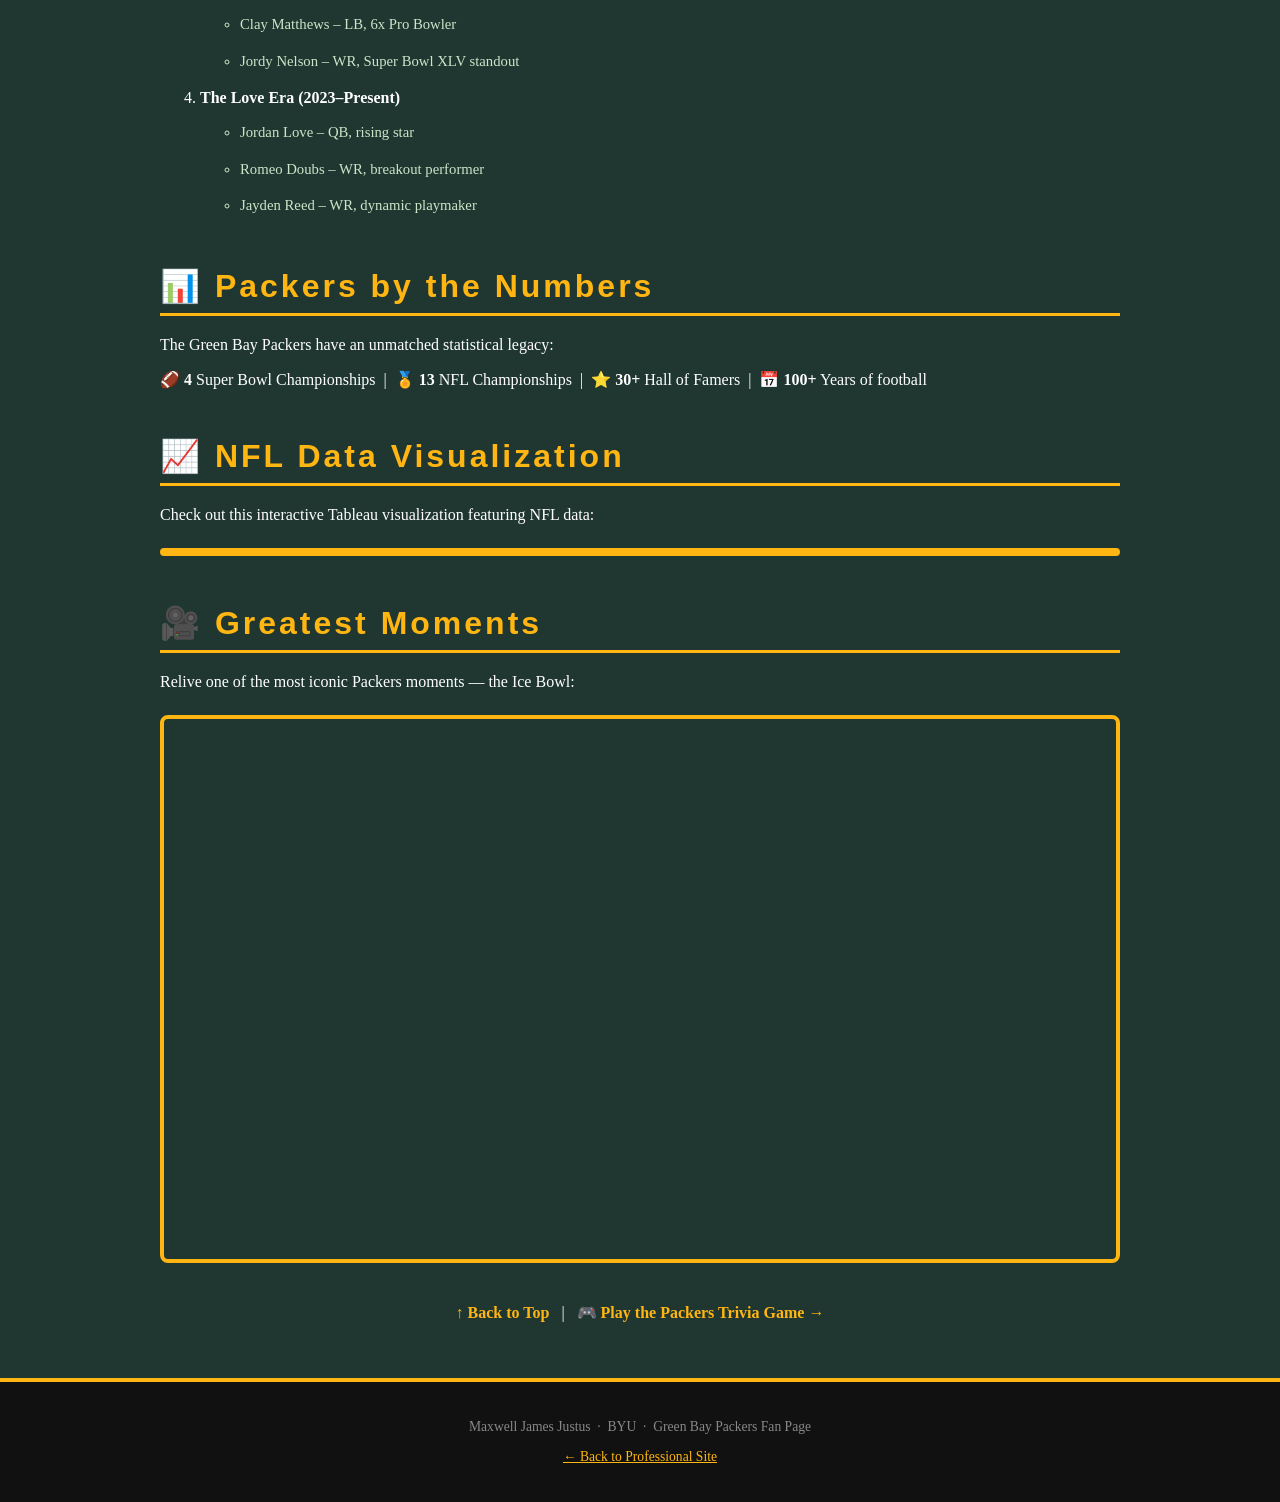
<file: scratch.html>
<!DOCTYPE html>
<html lang="en">
<head>
  <meta charset="UTF-8"/>
  <meta name="viewport" content="width=device-width, initial-scale=1.0"/>
  <title>Green Bay Packers – Maxwell Justus</title>
  <!-- Link to our custom stylesheet (no Bootstrap!) -->
  <link rel="stylesheet" href="style.css"/>
</head>
<body>

<!-- ===== HEADER ===== -->
<div id="header">
  <h1>GO PACK GO 🏈</h1>
  <p>A fan's tribute to the greatest franchise in NFL history</p>
</div>

<!-- ===== NAVIGATION ===== -->
<nav id="main-nav">
  <a href="index.html">Home</a>
  <a href="resume.html">Résumé</a>
  <a href="app.html">Trivia Game</a>
  <!-- On-page anchors -->
  <a href="#history" class="anchor-link">History</a>
  <a href="#legends" class="anchor-link">Legends</a>
  <a href="#stats" class="anchor-link">Stats</a>
  <a href="#video" class="anchor-link">Video</a>
</nav>

<!-- ===== MAIN CONTENT ===== -->
<div id="main-content">

  <!-- SIDEBAR -->
  <div id="sidebar">
    <h3>⭐ Super Bowl Wins</h3>
    <ul>
      <li>Super Bowl I – 1967</li>
      <li>Super Bowl II – 1968</li>
      <li>Super Bowl XXXI – 1997</li>
      <li>Super Bowl XLV – 2011</li>
    </ul>
    <br/>
    <h3>🏟️ Quick Facts</h3>
    <ul>
      <li>Founded: 1919</li>
      <li>Home: Lambeau Field</li>
      <li>City: Green Bay, WI</li>
      <li>Colors: Green & Gold</li>
      <li>Fan-owned team</li>
    </ul>
  </div>

  <!-- INTRO -->
  <p>
    The <strong>Green Bay Packers</strong> are more than a football team — they're a tradition, a community, and a way of life for millions of fans across the country. Founded in 1919, the Packers are the only community-owned franchise in major American professional sports.
  </p>

  <blockquote class="packers-quote">
    "It's not just a team. It's a legacy built on frozen tundra, legendary coaches, and the heart of Wisconsin." — Every Packers fan ever
  </blockquote>

  <!-- IMAGE -->
  <img
    src="Green_Bay_Packers_logo.svg.png"
    alt="Green Bay Packers Logo"
    class="packers-img"
  />

  <!-- ===== HISTORY SECTION ===== -->
  <h2 class="section-heading" id="history">📖 History</h2>
  <p>
    The Packers were founded by Curly Lambeau and George Calhoun in 1919. The name "Packers" came from the Indian Packing Company, which provided funds for the team's first equipment. Over a century later, the franchise has become one of the most storied in NFL history.
  </p>
  <p>
    From the Lombardi dynasty of the 1960s to the Favre era to the Rodgers era, Green Bay has consistently been a powerhouse. No other franchise can claim the same legendary coaches, iconic moments, or passionate fan base.
  </p>

  <!-- ===== LEGENDS SECTION (NESTED LISTS) ===== -->
  <h2 class="section-heading" id="legends">🏆 All-Time Legends</h2>
  <p>Here are the greatest Packers of all time, organized by era:</p>

  <!-- ORDERED LIST with UNORDERED LISTS nested inside (required element) -->
  <ol class="outer-list">
    <li>
      <strong>The Lombardi Era (1959–1967)</strong>
      <ul class="inner-list">
        <li>Bart Starr – QB, 2x Super Bowl MVP</li>
        <li>Paul Hornung – RB, 1961 NFL MVP</li>
        <li>Ray Nitschke – LB, Hall of Famer</li>
        <li>Vince Lombardi – Head Coach, legend</li>
      </ul>
    </li>
    <li>
      <strong>The Favre Era (1992–2007)</strong>
      <ul class="inner-list">
        <li>Brett Favre – QB, 3x consecutive MVP (1995–1997)</li>
        <li>Reggie White – DE, "The Minister of Defense"</li>
        <li>Sterling Sharpe – WR, 5x Pro Bowler</li>
      </ul>
    </li>
    <li>
      <strong>The Rodgers Era (2008–2022)</strong>
      <ul class="inner-list">
        <li>Aaron Rodgers – QB, 4x NFL MVP</li>
        <li>Donald Driver – WR, all-time Packers leading receiver</li>
        <li>Clay Matthews – LB, 6x Pro Bowler</li>
        <li>Jordy Nelson – WR, Super Bowl XLV standout</li>
      </ul>
    </li>
    <li>
      <strong>The Love Era (2023–Present)</strong>
      <ul class="inner-list">
        <li>Jordan Love – QB, rising star</li>
        <li>Romeo Doubs – WR, breakout performer</li>
        <li>Jayden Reed – WR, dynamic playmaker</li>
      </ul>
    </li>
  </ol>

  <!-- ===== STATS SECTION ===== -->
  <h2 class="section-heading" id="stats">📊 Packers by the Numbers</h2>
  <p>The Green Bay Packers have an unmatched statistical legacy:</p>
  <p>
    🏈 <strong>4</strong> Super Bowl Championships &nbsp;|&nbsp;
    🏅 <strong>13</strong> NFL Championships &nbsp;|&nbsp;
    ⭐ <strong>30+</strong> Hall of Famers &nbsp;|&nbsp;
    📅 <strong>100+</strong> Years of football
  </p>

  <!-- TABLEAU GRAPH (required element) -->
  <h2 class="section-heading">📈 NFL Data Visualization</h2>
  <p>Check out this interactive Tableau visualization featuring NFL data:</p>
<div id="tableau-wrapper">
<div class='tableauPlaceholder' id='viz1776812724808' style='position: relative'><noscript><a href='#'><img alt='PACKER HISTORY ' src='https:&#47;&#47;public.tableau.com&#47;static&#47;images&#47;Te&#47;TestingCurvedTimeline&#47;PACKERHISTORY&#47;1_rss.png' style='border: none' /></a></noscript><object class='tableauViz'  style='display:none;'><param name='host_url' value='https%3A%2F%2Fpublic.tableau.com%2F' /> <param name='embed_code_version' value='3' /> <param name='site_root' value='' /><param name='name' value='TestingCurvedTimeline&#47;PACKERHISTORY' /><param name='tabs' value='no' /><param name='toolbar' value='yes' /><param name='static_image' value='https:&#47;&#47;public.tableau.com&#47;static&#47;images&#47;Te&#47;TestingCurvedTimeline&#47;PACKERHISTORY&#47;1.png' /> <param name='animate_transition' value='yes' /><param name='display_static_image' value='yes' /><param name='display_spinner' value='yes' /><param name='display_overlay' value='yes' /><param name='display_count' value='yes' /><param name='language' value='en-US' /></object></div><script type='text/javascript'>var divElement = document.getElementById('viz1776812724808');var vizElement = divElement.getElementsByTagName('object')[0];vizElement.style.width='100%';vizElement.style.height='800px';var scriptElement = document.createElement('script');scriptElement.src = 'https://public.tableau.com/javascripts/api/viz_v1.js';vizElement.parentNode.insertBefore(scriptElement, vizElement);</script>
</div>
  <!-- ===== VIDEO SECTION ===== -->
  <h2 class="section-heading" id="video">🎥 Greatest Moments</h2>
  <p>Relive one of the most iconic Packers moments — the Ice Bowl:</p>

  <!-- EMBEDDED YOUTUBE VIDEO (required element) -->
  <div class="video-wrapper">
    <iframe
      src="https://www.youtube.com/embed/oe0XChUkWgU"
      title="Green Bay Packers - Greatest Moments"
      allow="accelerometer; autoplay; clipboard-write; encrypted-media; gyroscope; picture-in-picture"
      allowfullscreen
      referrerpolicy="strict-origin-when-cross-origin">
    </iframe>
  </div>

  <!-- BACK TO TOP ANCHOR LINK (required element) -->
  <p style="text-align:center; margin-top: 40px;">
    <a href="#header" class="anchor-link">↑ Back to Top</a>
    &nbsp;&nbsp;|&nbsp;&nbsp;
    <a href="app.html" class="anchor-link">🎮 Play the Packers Trivia Game →</a>
  </p>

</div>
<!-- end main-content -->

<!-- ===== FOOTER ===== -->
<div id="footer">
  <p>Maxwell James Justus &nbsp;·&nbsp; BYU &nbsp;·&nbsp; Green Bay Packers Fan Page</p>
  <p><a href="index.html" style="color:#FFB612;">← Back to Professional Site</a></p>
</div>

</body>
</html>
</file>
<file: style.css>
/* Maxwell Justus - Packers Scratch Page Stylesheet */

/* ===== CSS VARIABLES ===== */
:root {
  --green: #203731;
  --gold: #FFB612;
  --light-green: #2d5016;
  --white: #ffffff;
  --light-gray: #f4f4f4;
  --dark-text: #1a1a1a;
}

/* ===== BODY & BACKGROUND ===== */
body {
  font-family: 'Georgia', serif;
  background-color: var(--green);
  color: var(--white);
  margin: 0;
  padding: 0;
}

/* ===== HEADER DIV ===== */
div#header {
  background-color: var(--green);
  border-bottom: 6px solid var(--gold);
  text-align: center;
  padding: 40px 20px 20px;
}

div#header h1 {
  font-family: 'Impact', 'Arial Black', sans-serif;
  font-size: 3.5rem;
  color: var(--gold);
  text-shadow: 3px 3px 8px rgba(0,0,0,0.5);
  letter-spacing: 4px;
  margin: 0;
}

div#header p {
  color: #c8e6c9;
  font-size: 1.1rem;
  margin-top: 8px;
}

/* ===== NAVIGATION ===== */
nav#main-nav {
  background-color: var(--gold);
  text-align: center;
  padding: 12px;
}

nav#main-nav a {
  color: var(--green);
  text-decoration: none;
  font-family: 'Arial Black', sans-serif;
  font-weight: 900;
  font-size: 0.95rem;
  margin: 0 18px;
  letter-spacing: 1px;
  text-transform: uppercase;
}

nav#main-nav a:hover {
  text-decoration: underline;
  color: #000;
}

/* ===== MAIN CONTENT DIV ===== */
div#main-content {
  max-width: 960px;
  margin: 0 auto;
  padding: 40px 20px;
}

/* ===== SECTION TITLES ===== */
h2.section-heading {
  font-family: 'Impact', 'Arial Black', sans-serif;
  color: var(--gold);
  font-size: 2rem;
  letter-spacing: 3px;
  border-bottom: 3px solid var(--gold);
  padding-bottom: 8px;
  margin-top: 48px;
  margin-bottom: 20px;
}

/* ===== SIDEBAR DIV ===== */
div#sidebar {
  background-color: var(--gold);
  color: var(--green);
  border-radius: 10px;
  padding: 20px 24px;
  float: right;
  width: 260px;
  margin: 0 0 24px 30px;
  box-shadow: 4px 4px 16px rgba(0,0,0,0.3);
}

div#sidebar h3 {
  font-family: 'Impact', 'Arial Black', sans-serif;
  font-size: 1.2rem;
  color: var(--green);
  letter-spacing: 2px;
  margin-top: 0;
}

div#sidebar ul {
  padding-left: 18px;
  margin: 0;
}

div#sidebar li {
  margin-bottom: 6px;
  font-size: 0.95rem;
  font-weight: bold;
}

/* ===== LISTS ===== */
ol.outer-list {
  color: var(--white);
  font-size: 1rem;
  line-height: 1.8;
}

ol.outer-list li {
  margin-bottom: 10px;
}

ul.inner-list {
  color: #c8e6c9;
  margin-top: 6px;
  font-size: 0.92rem;
}

/* ===== IMAGE STYLES ===== */
img.packers-img {
  width: 100%;
  max-width: 560px;
  display: block;
  margin: 20px auto;
  border: 4px solid var(--gold);
  border-radius: 8px;
  box-shadow: 0 6px 24px rgba(0,0,0,0.4);
}

/* ===== VIDEO WRAPPER ===== */
div.video-wrapper {
  position: relative;
  padding-bottom: 56.25%;
  height: 0;
  overflow: hidden;
  margin: 24px 0;
  border: 4px solid var(--gold);
  border-radius: 8px;
}

div.video-wrapper iframe {
  position: absolute;
  top: 0; left: 0;
  width: 100%;
  height: 100%;
  border: none;
}

/* ===== TABLEAU WRAPPER ===== */
div#tableau-wrapper {
  margin: 24px 0;
  border: 4px solid var(--gold);
  border-radius: 8px;
  overflow: hidden;
  background: white;
}

/* ===== FOOTER ===== */
div#footer {
  background-color: #111;
  color: #888;
  text-align: center;
  padding: 24px;
  font-size: 0.85rem;
  border-top: 4px solid var(--gold);
  clear: both;
}

/* ===== ANCHOR LINK STYLE ===== */
a.anchor-link {
  color: var(--gold);
  text-decoration: none;
  font-weight: bold;
}

a.anchor-link:hover {
  text-decoration: underline;
}

/* ===== QUOTE BOX ===== */
blockquote.packers-quote {
  border-left: 5px solid var(--gold);
  padding: 12px 20px;
  margin: 24px 0;
  background: rgba(255,182,18,0.08);
  font-style: italic;
  font-size: 1.1rem;
  color: #e0e0e0;
}
</file>
